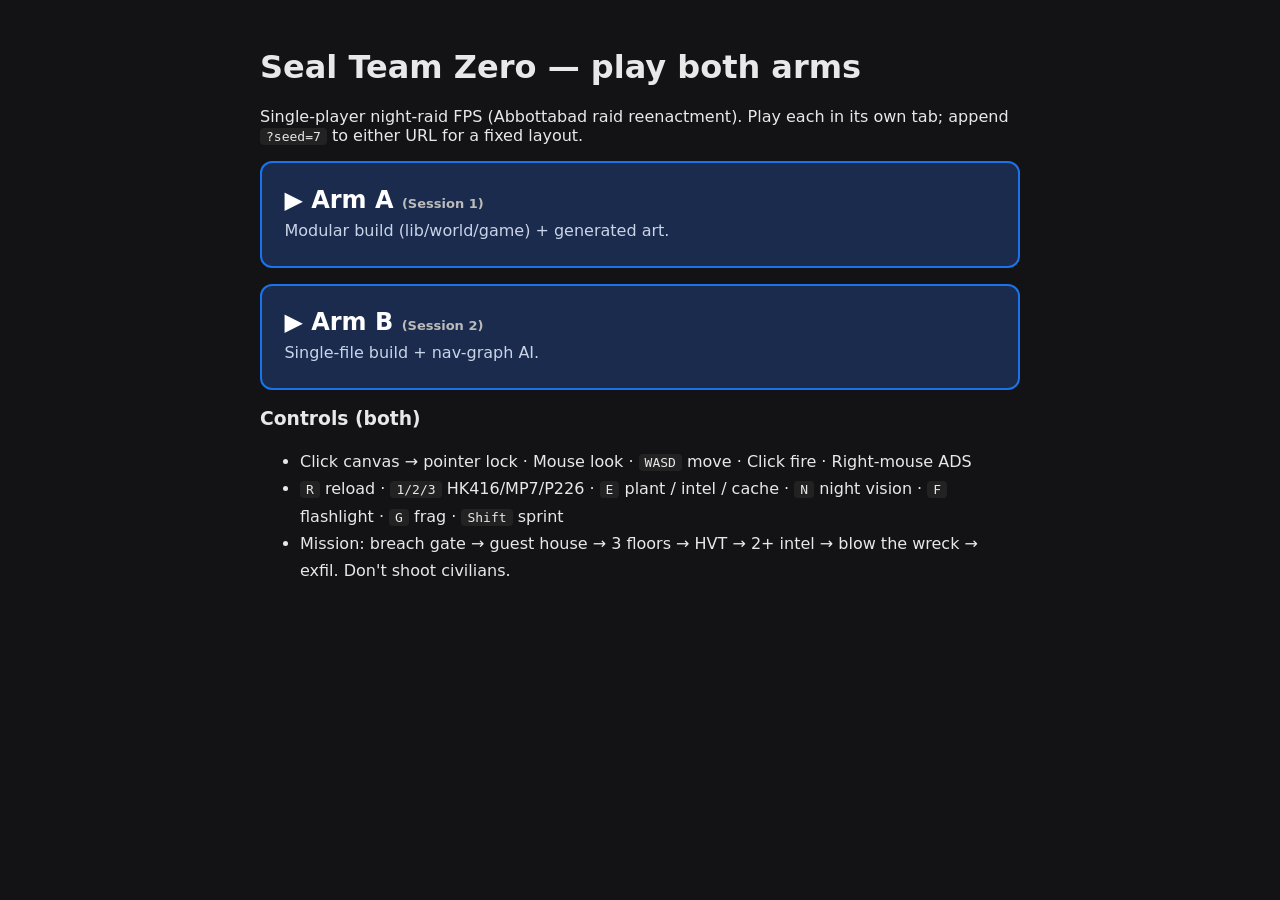
<file: index.html>
<!DOCTYPE html>
<html lang="en">
<head>
<meta charset="utf-8">
<title>Seal Team Zero — play both arms</title>
<style>
:root { color-scheme: dark; }
body { font-family: system-ui, sans-serif; max-width: 760px; margin: 3em auto; padding: 0 1em; background: #131316; color: #e8e8e8; }
.arm { display: block; border: 2px solid #1a73e8; border-radius: 12px; padding: 1.4em; margin: 1em 0; text-decoration: none; color: #fff; background: #1b2b4d; }
.arm:hover { background: #24406e; }
.arm h2 { margin: 0 0 0.3em; }
.arm p { margin: 0.2em 0; color: #c9d4e8; }
code { background: #222; padding: 1px 6px; border-radius: 4px; }
.small { font-size: 13px; color: #bbb; }
ul { line-height: 1.7; }
</style>
</head>
<body>
<h1>Seal Team Zero — play both arms</h1>
<p>Single-player night-raid FPS (Abbottabad raid reenactment). Play each in its own tab; append <code>?seed=7</code> to either URL for a fixed layout.</p>
<a class="arm" href="arm-a/"><h2>▶ Arm A <span class="small">(Session 1)</span></h2><p>Modular build (lib/world/game) + generated art.</p></a>
<a class="arm" href="arm-b/"><h2>▶ Arm B <span class="small">(Session 2)</span></h2><p>Single-file build + nav-graph AI.</p></a>
<h3>Controls (both)</h3>
<ul>
<li>Click canvas → pointer lock · Mouse look · <code>WASD</code> move · Click fire · Right-mouse ADS</li>
<li><code>R</code> reload · <code>1/2/3</code> HK416/MP7/P226 · <code>E</code> plant / intel / cache · <code>N</code> night vision · <code>F</code> flashlight · <code>G</code> frag · <code>Shift</code> sprint</li>
<li>Mission: breach gate → guest house → 3 floors → HVT → 2+ intel → blow the wreck → exfil. Don't shoot civilians.</li>
</ul>
</body>
</html>
</file>
